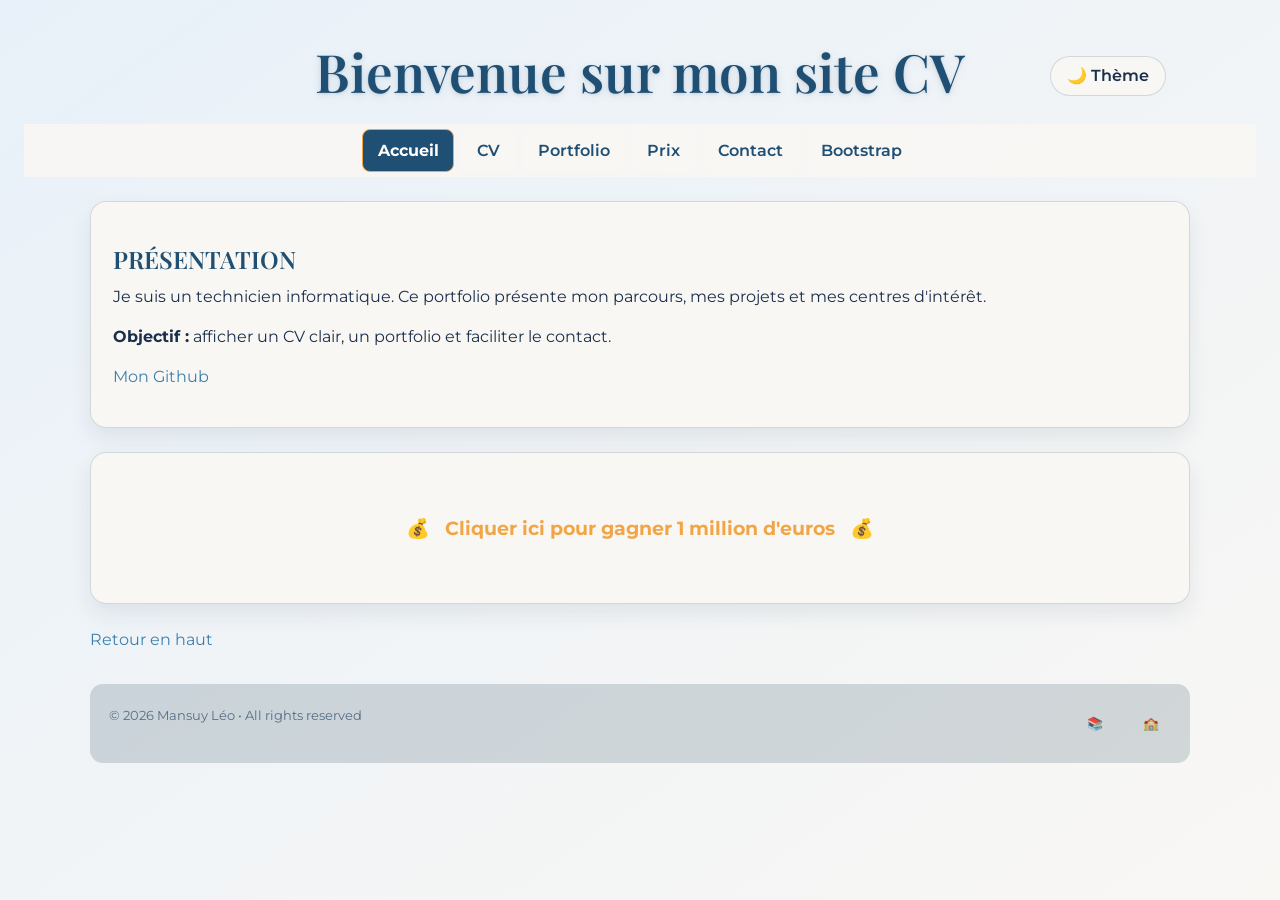
<file: index.html>
<!DOCTYPE html>
<html lang="fr">
<head>
  <meta charset="UTF-8">
  <meta name="viewport" content="width=device-width, initial-scale=1.0">
  <title>Accueil | CV Portfolio</title>
  <link rel="icon" href="img/favicon.jpg" type="image/jpeg">
  <link rel="stylesheet" href="css/reset.css">
  <link rel="stylesheet" href="css/style.css">
</head>
<body id="top">
  <!-- Page d'accueil du site CV/portfolio -->
  <header>
    <button id="theme-toggle" aria-label="Changer de thème">🌙 Thème</button>
    <h1>Bienvenue sur mon site CV</h1>
  </header>

  <nav id="site-nav" aria-label="Navigation principale"></nav>

  <main>
    <section>
      <h2>Présentation</h2>
      <p>Je suis un technicien informatique. Ce portfolio présente mon parcours, mes projets et  mes centres d'intérêt.</p>
      <p><strong>Objectif :</strong> afficher un CV clair, un portfolio et faciliter le contact.</p>
      <p><a href="https://github.com/MansuyLeo">Mon Github</a></p>
    </section>

    <!-- Pour la petite blague rickroll -->
    <section>
      <p id="million-blague" class="money-blague">
        <span class="money-emoji">💰</span>
        Cliquer ici pour gagner 1 million d'euros
        <span class="money-emoji">💰</span>
      </p>
      <div id="rickroll-container" class="hidden"></div>
    </section>
    
    <p><a href="#top" class="jump">Retour en haut</a></p>
  </main>

  <footer id="site-footer"></footer>
  <script src="include.js"></script>
</body>
</html>
</file>
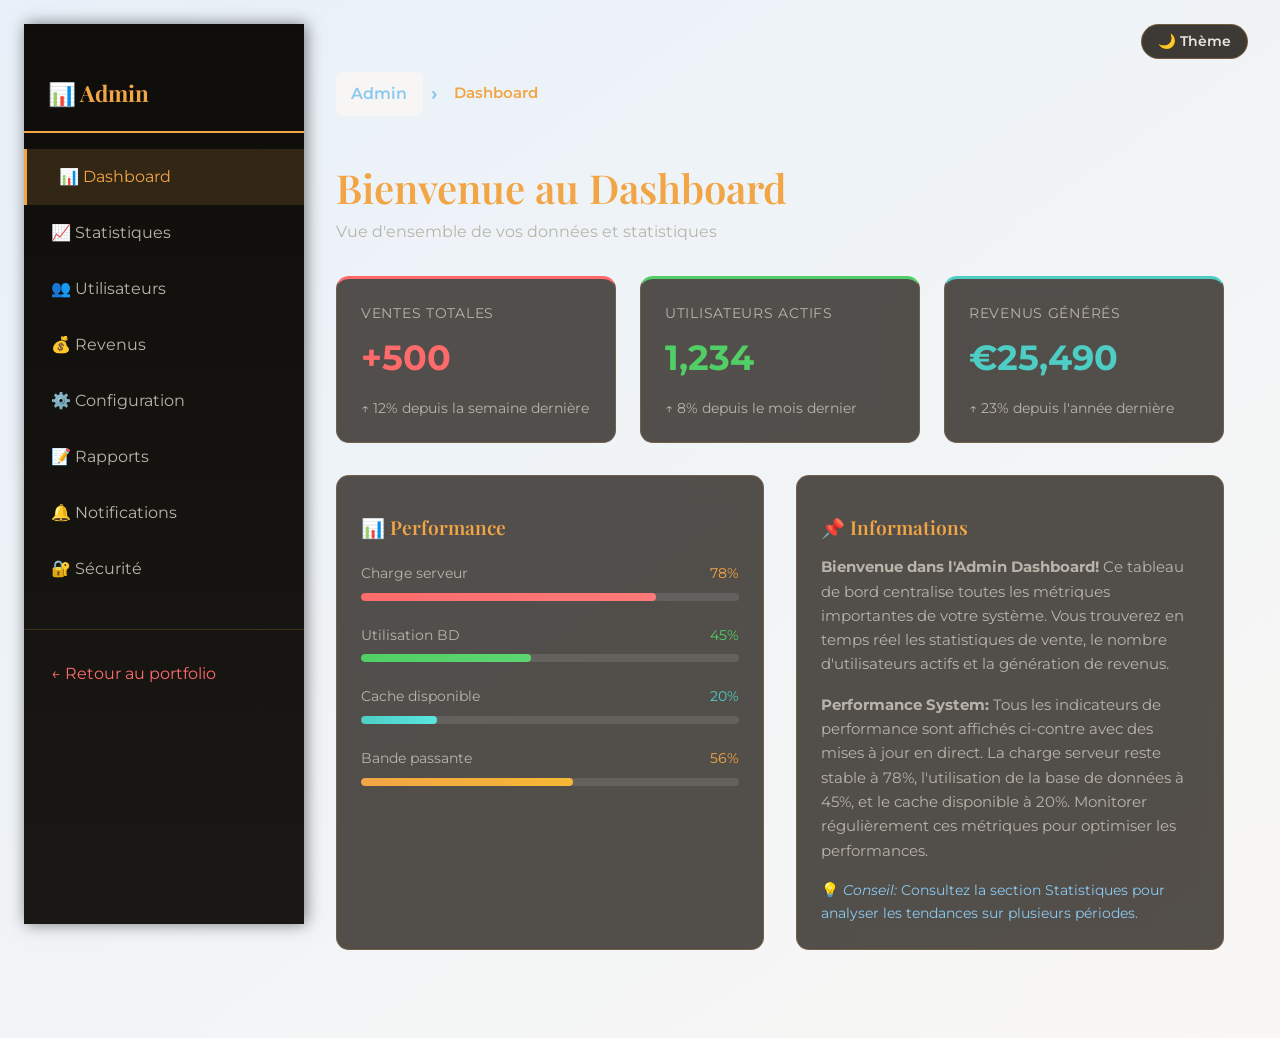
<file: bootstrap.html>
<!DOCTYPE html>
<html lang="fr">
<head>
  <meta charset="UTF-8">
  <meta name="viewport" content="width=device-width, initial-scale=1.0">
  <title>Admin Dashboard | CV Portfolio</title>
  <link rel="icon" href="img/favicon.jpg" type="image/jpeg">
  <link rel="stylesheet" href="https://cdn.jsdelivr.net/npm/bootstrap@5.3.0/dist/css/bootstrap.min.css">
  <link rel="stylesheet" href="css/reset.css">
  <link rel="stylesheet" href="css/style.css">
  <style>
    * {
      --dashboard-dark: #1a1815;
      --dashboard-darker: #0f0d0a;
      --dashboard-accent: #f2a545;
      --sidebar-width: 280px;
    }

    body.dashboard-mode {
      display: flex;
      min-height: 100vh;
      background: linear-gradient(145deg, #1a1815, #2a2520);
    }

    .dashboard-sidebar {
      width: var(--sidebar-width);
      background: linear-gradient(180deg, var(--dashboard-darker) 0%, var(--dashboard-dark) 100%);
      color: #e8e6e1;
      padding: 2rem 0;
      position: fixed;
      height: 100vh;
      overflow-y: auto;
      box-shadow: 2px 0 15px rgba(0, 0, 0, 0.5);
      z-index: 90;
    }

    .dashboard-sidebar h3 {
      color: var(--dashboard-accent);
      font-size: 1.4rem;
      padding: 1.5rem;
      margin: 0;
      font-weight: 700;
      font-family: 'Playfair Display', serif;
      border-bottom: 2px solid var(--dashboard-accent);
    }

    .sidebar-menu {
      list-style: none;
      padding: 0;
      margin: 1rem 0;
    }

    .sidebar-menu li {
      margin: 0;
    }

    .sidebar-menu a {
      display: block;
      padding: 1rem 1.5rem;
      color: #b8b4aa;
      text-decoration: none;
      transition: all 0.3s ease;
      border-left: 3px solid transparent;
    }

    .sidebar-menu a:hover,
    .sidebar-menu a.active {
      background-color: rgba(242, 165, 69, 0.15);
      color: var(--dashboard-accent);
      border-left-color: var(--dashboard-accent);
      padding-left: 2rem;
    }

    .dashboard-main {
      margin-left: var(--sidebar-width);
      flex: 1;
      padding: 2rem;
      overflow-y: auto;
    }

    .breadcrumb-custom {
      background: transparent;
      padding: 1rem 0;
      margin-bottom: 2rem;
      font-size: 0.95rem;
    }

    .breadcrumb-custom .breadcrumb {
      display: flex;
      align-items: center;
      gap: 0.5rem;
      flex-wrap: wrap;
      margin-bottom: 0;
    }

    .breadcrumb-custom .breadcrumb-item {
      color: #b8b4aa;
      display: flex;
      align-items: center;
      padding: 0;
      margin: 0;
    }

    .breadcrumb-custom .breadcrumb-item::before {
      content: "›";
      margin-right: 0.5rem;
      color: #8bc9f0;
      font-weight: bold;
      font-size: 1.2rem;
    }

    .breadcrumb-custom .breadcrumb-item:first-child::before {
      content: "";
      margin-right: 0;
    }

    .breadcrumb-custom .breadcrumb-item.active {
      color: var(--dashboard-accent);
      font-weight: 600;
    }

    .breadcrumb-custom a {
      color: #8bc9f0;
      text-decoration: none;
      transition: all 0.3s ease;
      display: inline-block;
    }

    .breadcrumb-custom a:hover {
      color: var(--dashboard-accent);
      text-decoration: underline;
    }

    .dashboard-cards {
      display: grid;
      grid-template-columns: repeat(auto-fit, minmax(280px, 1fr));
      gap: 1.5rem;
      margin-bottom: 2rem;
    }

    .metric-card {
      background: rgba(42, 37, 32, 0.8);
      border: 1px solid rgba(242, 165, 69, 0.2);
      border-radius: 0.8rem;
      padding: 1.5rem;
      transition: all 0.3s ease;
      backdrop-filter: blur(10px);
    }

    .metric-card:hover {
      transform: translateY(-5px);
      box-shadow: 0 10px 30px rgba(242, 165, 69, 0.15);
      border-color: rgba(242, 165, 69, 0.5);
    }

    .metric-card.red {
      border-top: 3px solid #ff6b6b;
    }

    .metric-card.green {
      border-top: 3px solid #51cf66;
    }

    .metric-card.blue {
      border-top: 3px solid #4ecdc4;
    }

    .metric-label {
      font-size: 0.9rem;
      color: #b8b4aa;
      text-transform: uppercase;
      letter-spacing: 0.05em;
      margin-bottom: 0.5rem;
    }

    .metric-value {
      font-size: 2.2rem;
      font-weight: 700;
      font-family: 'Montserrat', sans-serif;
      margin-bottom: 0.8rem;
    }

    .metric-card.red .metric-value {
      color: #ff6b6b;
    }

    .metric-card.green .metric-value {
      color: #51cf66;
    }

    .metric-card.blue .metric-value {
      color: #4ecdc4;
    }

    .metric-change {
      font-size: 0.85rem;
      color: #b8b4aa;
    }

    .metrics-container {
      display: grid;
      grid-template-columns: 1fr 1fr;
      gap: 2rem;
      margin-bottom: 2rem;
    }

    .progress-section {
      background: rgba(42, 37, 32, 0.8);
      border: 1px solid rgba(242, 165, 69, 0.2);
      border-radius: 0.8rem;
      padding: 1.5rem;
      backdrop-filter: blur(10px);
    }

    .progress-section h4 {
      color: var(--dashboard-accent);
      margin-bottom: 1.5rem;
      font-size: 1.2rem;
      font-weight: 600;
    }

    .progress-item {
      margin-bottom: 1.5rem;
    }

    .progress-label {
      display: flex;
      justify-content: space-between;
      margin-bottom: 0.5rem;
      font-size: 0.9rem;
      color: #b8b4aa;
    }

    .progress-bar-container {
      height: 8px;
      background: rgba(255, 255, 255, 0.1);
      border-radius: 10px;
      overflow: hidden;
      position: relative;
    }

    .progress-bar-animated {
      height: 100%;
      background: linear-gradient(90deg, var(--start-color), var(--end-color));
      border-radius: 10px;
      animation: slideProgress 2s ease-in-out infinite;
      background-size: 200% 100%;
    }

    @keyframes slideProgress {
      0%, 100% {
        background-position: 0% 0%;
      }
      50% {
        background-position: 100% 0%;
      }
    }

    .lorem-section {
      background: rgba(42, 37, 32, 0.8);
      border: 1px solid rgba(242, 165, 69, 0.2);
      border-radius: 0.8rem;
      padding: 1.5rem;
      backdrop-filter: blur(10px);
      height: 100%;
    }

    .lorem-section h4 {
      color: var(--dashboard-accent);
      margin-bottom: 1rem;
      font-size: 1.2rem;
      font-weight: 600;
    }

    .lorem-section p {
      color: #b8b4aa;
      font-size: 0.95rem;
      line-height: 1.6;
      margin: 0;
    }

    @media (max-width: 768px) {
      .dashboard-sidebar {
        transform: translateX(-100%);
        transition: transform 0.3s ease;
        width: 100%;
        max-width: var(--sidebar-width);
      }

      .dashboard-sidebar.active {
        transform: translateX(0);
      }

      .dashboard-main {
        margin-left: 0;
        padding: 1rem;
      }

      .metrics-container {
        grid-template-columns: 1fr;
      }

      .dashboard-cards {
        grid-template-columns: 1fr;
      }

      .breadcrumb-custom {
        padding: 0.5rem 0;
        margin-bottom: 1rem;
        font-size: 0.85rem;
      }
    }

    .sidebar-toggle {
      display: none;
      position: fixed;
      bottom: 2rem;
      right: 2rem;
      z-index: 100;
      background: var(--dashboard-accent);
      border: none;
      border-radius: 50%;
      width: 50px;
      height: 50px;
      cursor: pointer;
      font-size: 1.5rem;
      transition: all 0.3s ease;
    }

    .sidebar-toggle:hover {
      transform: scale(1.1);
      box-shadow: 0 5px 15px rgba(242, 165, 69, 0.3);
    }

    #theme-toggle {
      position: fixed;
      top: 1.5rem;
      right: 2rem;
      padding: 0.5rem 1rem;
      border: 1px solid rgba(242, 165, 69, 0.3);
      border-radius: 99px;
      background: rgba(42, 37, 32, 0.9);
      color: #e8e6e1;
      font-weight: 600;
      cursor: pointer;
      transition: all 0.3s ease;
      z-index: 105;
      font-size: 0.9rem;
      white-space: nowrap;
    }

    #theme-toggle:hover {
      background: var(--dashboard-accent);
      color: var(--dashboard-darker);
      transform: rotate(20deg) scale(1.05);
      box-shadow: 0 4px 12px rgba(242, 165, 69, 0.4);
    }

    @media (max-width: 768px) {
      #theme-toggle {
        top: 1rem;
        right: 1rem;
        padding: 0.4rem 0.8rem;
        font-size: 0.8rem;
      }
    }

    @media (max-width: 768px) {
      .sidebar-toggle {
        display: flex;
        align-items: center;
        justify-content: center;
      }
    }
  </style>
</head>
<body>
  <button id="theme-toggle" aria-label="Changer de thème">🌙 Thème</button>
  
  <div class="dashboard-mode">
    <!-- Sidebar -->
    <aside class="dashboard-sidebar">
      <h3>📊 Admin</h3>
      <ul class="sidebar-menu">
        <li><a href="#" class="active">📊 Dashboard</a></li>
        <li><a href="#">📈 Statistiques</a></li>
        <li><a href="#">👥 Utilisateurs</a></li>
        <li><a href="#">💰 Revenus</a></li>
        <li><a href="#">⚙️ Configuration</a></li>
        <li><a href="#">📝 Rapports</a></li>
        <li><a href="#">🔔 Notifications</a></li>
        <li><a href="#">🔐 Sécurité</a></li>
        <li style="border-top: 1px solid rgba(242, 165, 69, 0.2); margin-top: 2rem; padding-top: 1rem;">
          <a href="index.html" style="color: #ff6b6b;">← Retour au portfolio</a>
        </li>
      </ul>
    </aside>

    <!-- Main Content -->
    <main class="dashboard-main">
      <!-- Breadcrumb -->
      <nav class="breadcrumb-custom">
        <ol class="breadcrumb" style="background: transparent; margin-bottom: 0;">
          <li class="breadcrumb-item"><a href="#">Admin</a></li>
          <li class="breadcrumb-item active">Dashboard</li>
        </ol>
      </nav>

      <!-- Page Title -->
      <div style="margin-bottom: 2rem;">
        <h1 style="color: var(--dashboard-accent); font-family: 'Playfair Display', serif; font-size: 2.5rem; margin-bottom: 0.5rem;">
          Bienvenue au Dashboard
        </h1>
        <p style="color: #b8b4aa; margin: 0;">Vue d'ensemble de vos données et statistiques</p>
      </div>

      <!-- Metric Cards -->
      <div class="dashboard-cards">
        <div class="metric-card red">
          <div class="metric-label">Ventes totales</div>
          <div class="metric-value">+500</div>
          <div class="metric-change">↑ 12% depuis la semaine dernière</div>
        </div>

        <div class="metric-card green">
          <div class="metric-label">Utilisateurs actifs</div>
          <div class="metric-value">1,234</div>
          <div class="metric-change">↑ 8% depuis le mois dernier</div>
        </div>

        <div class="metric-card blue">
          <div class="metric-label">Revenus générés</div>
          <div class="metric-value">€25,490</div>
          <div class="metric-change">↑ 23% depuis l'année dernière</div>
        </div>
      </div>

      <!-- Progress Bars + Lorem Section -->
      <div class="metrics-container">
        <div class="progress-section">
          <h4>📊 Performance</h4>

          <div class="progress-item">
            <div class="progress-label">
              <span>Charge serveur</span>
              <span style="color: var(--dashboard-accent);">78%</span>
            </div>
            <div class="progress-bar-container">
              <div class="progress-bar-animated" style="width: 78%; --start-color: #ff6b6b; --end-color: #ff8787;"></div>
            </div>
          </div>

          <div class="progress-item">
            <div class="progress-label">
              <span>Utilisation BD</span>
              <span style="color: #51cf66;">45%</span>
            </div>
            <div class="progress-bar-container">
              <div class="progress-bar-animated" style="width: 45%; --start-color: #51cf66; --end-color: #69db7c;"></div>
            </div>
          </div>

          <div class="progress-item">
            <div class="progress-label">
              <span>Cache disponible</span>
              <span style="color: #4ecdc4;">20%</span>
            </div>
            <div class="progress-bar-container">
              <div class="progress-bar-animated" style="width: 20%; --start-color: #4ecdc4; --end-color: #66ffff;"></div>
            </div>
          </div>

          <div class="progress-item">
            <div class="progress-label">
              <span>Bande passante</span>
              <span style="color: #f2a545;">56%</span>
            </div>
            <div class="progress-bar-container">
              <div class="progress-bar-animated" style="width: 56%; --start-color: #f2a545; --end-color: #f9ca24;"></div>
            </div>
          </div>
        </div>

        <div class="lorem-section">
          <h4>📌 Informations</h4>
          <p>
            <strong>Bienvenue dans l'Admin Dashboard!</strong> Ce tableau de bord centralise toutes les métriques importantes de votre système. 
            Vous trouverez en temps réel les statistiques de vente, le nombre d'utilisateurs actifs et la génération de revenus.
          </p>
          <p style="margin-top: 1rem;">
            <strong>Performance System:</strong> Tous les indicateurs de performance sont affichés ci-contre avec des mises à jour en direct. 
            La charge serveur reste stable à 78%, l'utilisation de la base de données à 45%, et le cache disponible à 20%.
            Monitorer régulièrement ces métriques pour optimiser les performances.
          </p>
          <p style="margin-top: 1rem; font-size: 0.9rem; color: #8bc9f0;">
            💡 <em>Conseil:</em> Consultez la section Statistiques pour analyser les tendances sur plusieurs périodes.
          </p>
        </div>
      </div>
    </main>

    <!-- Mobile Sidebar Toggle -->
    <button class="sidebar-toggle" aria-label="Toggle sidebar" onclick="document.querySelector('.dashboard-sidebar').classList.toggle('active')">
      ☰
    </button>
  </div>

  <script src="https://cdn.jsdelivr.net/npm/bootstrap@5.3.0/dist/js/bootstrap.bundle.min.js"></script>
  <script src="include.js"></script>
</body>
</html>
</file>
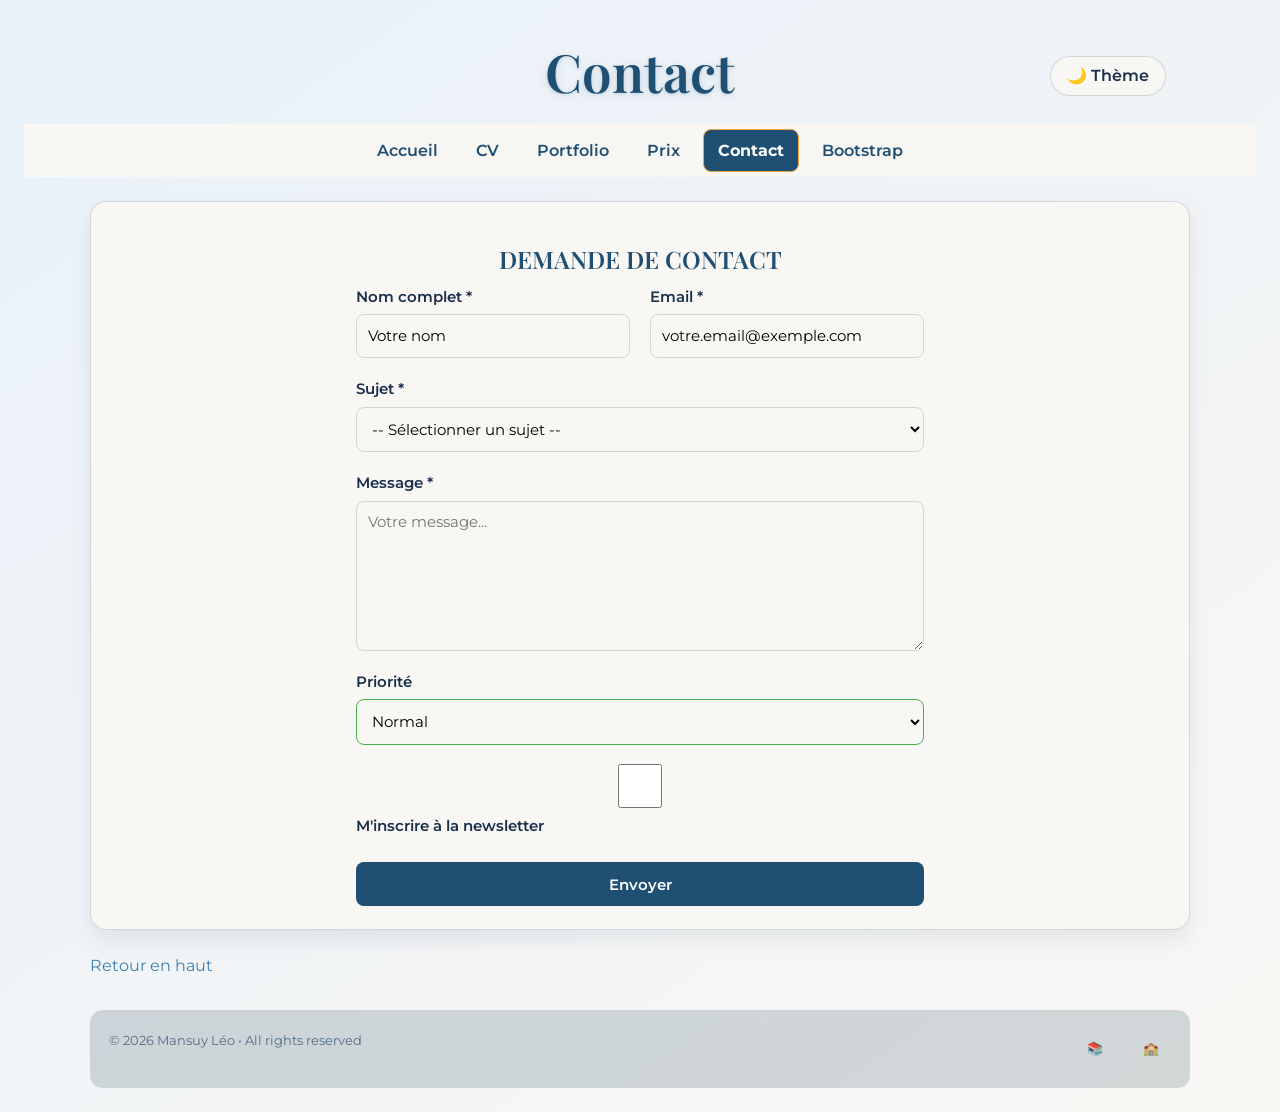
<file: contact.html>
<!DOCTYPE html>
<html lang="fr">
<head>
  <meta charset="UTF-8">
  <meta name="viewport" content="width=device-width, initial-scale=1.0">
  <title>Contact | CV Portfolio</title>
  <link rel="icon" href="img/favicon.jpg" type="image/jpeg">
  <link rel="stylesheet" href="css/reset.css">
  <link rel="stylesheet" href="css/style.css">
</head>
<body id="top">
  <!-- Page contact du site CV/portfolio -->
  <header>
    <button id="theme-toggle" aria-label="Changer de thème">🌙 Thème</button>
    <h1>Contact</h1>
  </header>

  <nav id="site-nav" aria-label="Navigation principale"></nav>

  <main>
    <section>
      <h2 class="text-center">Demande de contact</h2>
      <form class="contact-form">
        <div class="form-group">
          <label for="name">Nom complet *</label>
          <input type="text" id="name" name="name" required placeholder="Votre nom">
        </div>

        <div class="form-group">
          <label for="email">Email *</label>
          <input type="email" id="email" name="email" required placeholder="votre.email@exemple.com">
        </div>

        <div class="form-group full-width">
          <label for="subject">Sujet *</label>
          <select id="subject" name="subject" required>
            <option value="">-- Sélectionner un sujet --</option>
            <option value="question">Question général</option>
            <option value="collaboration">Collaboration</option>
            <option value="feedback">Feedback</option>
            <option value="autre">Autre</option>
          </select>
        </div>

        <div class="form-group full-width">
          <label for="message">Message *</label>
          <textarea id="message" name="message" required placeholder="Votre message..."></textarea>
        </div>

        <div class="form-group full-width">
          <label for="priority">Priorité</label>
          <select id="priority" name="priority">
            <option value="normal" selected>Normal</option>
            <option value="urgent">Urgent</option>
            <option value="faible">Faible</option>
          </select>
        </div>

        <div class="form-group full-width">
          <label>
            <input type="checkbox" name="newsletter" id="newsletter">
            M'inscrire à la newsletter
          </label>
        </div>

        <button type="submit">Envoyer</button>
      </form>
    </section>
    <p><a href="#top" class="jump">Retour en haut</a></p>
  </main>

  <footer id="site-footer"></footer>
  <script src="include.js"></script>
</body>
</html>
</file>
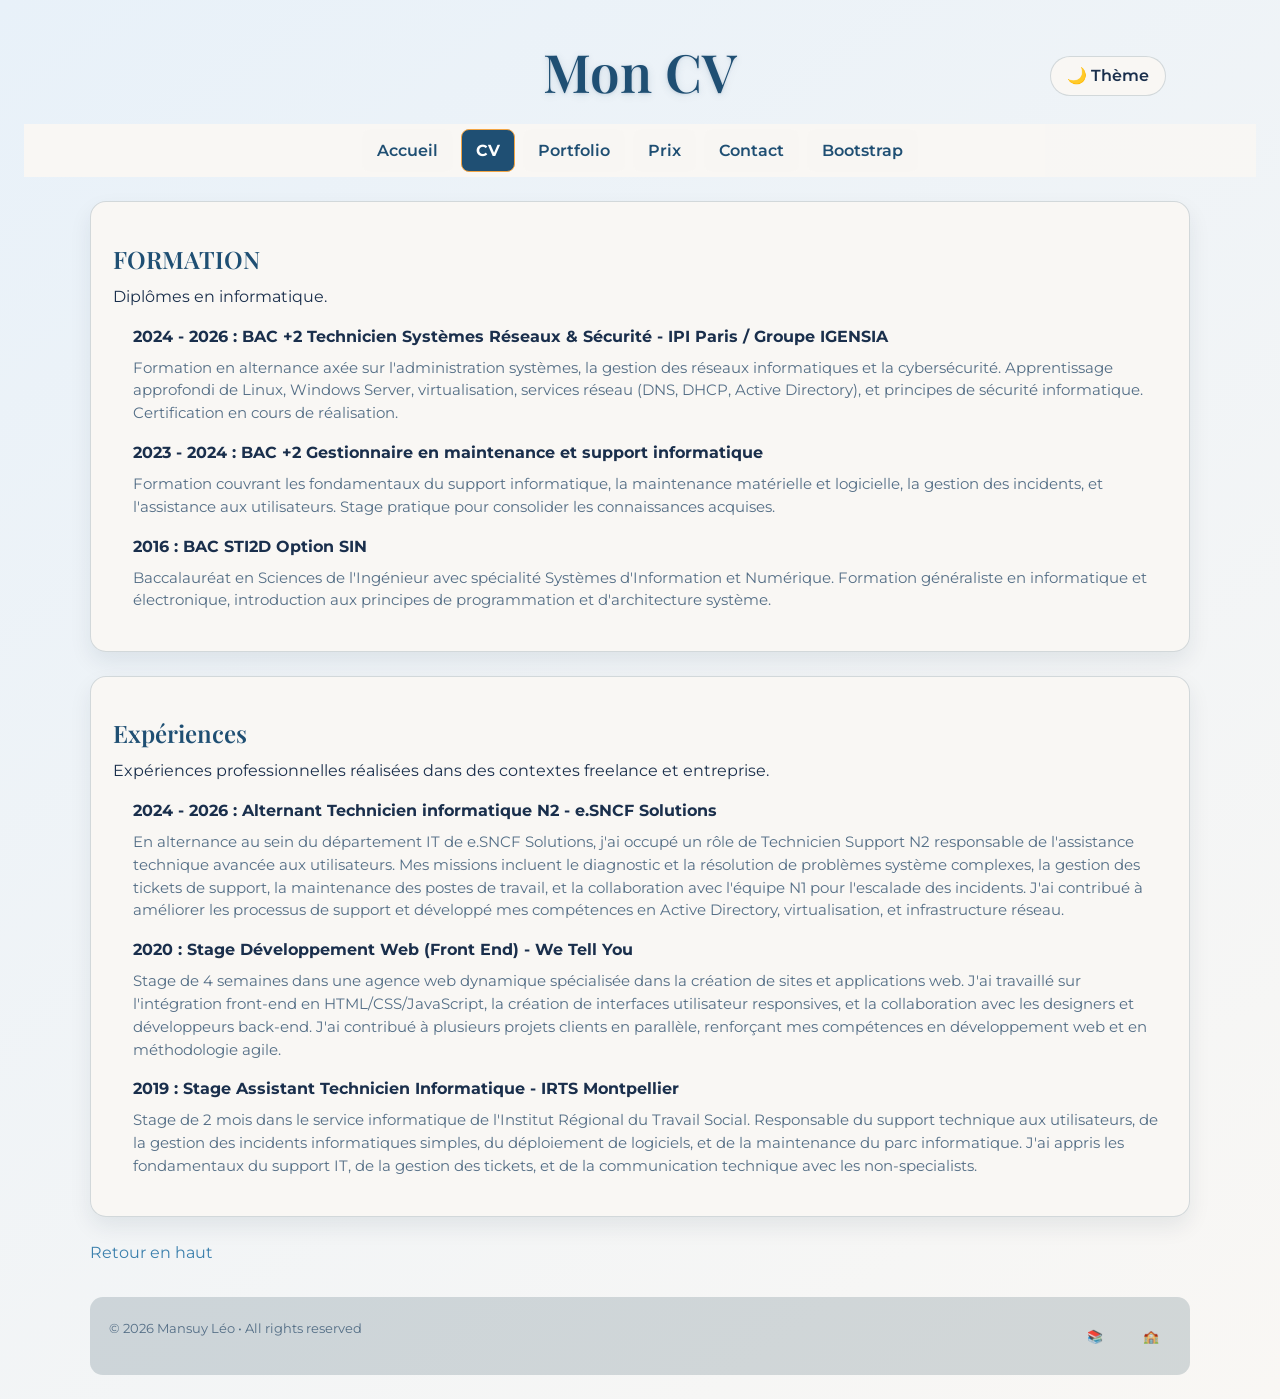
<file: cv.html>
<!DOCTYPE html>
<html lang="fr">
<head>
  <meta charset="UTF-8">
  <meta name="viewport" content="width=device-width, initial-scale=1.0">
  <title>CV | CV Portfolio</title>
  <link rel="icon" href="img/favicon.jpg" type="image/jpeg">
  <link rel="stylesheet" href="css/reset.css">
  <link rel="stylesheet" href="css/style.css">
</head>
<body id="top">
  <!-- Page CV du site CV/portfolio -->
  <header>
    <button id="theme-toggle" aria-label="Changer de thème">🌙 Thème</button>
    <h1>Mon CV</h1>
  </header>

  <nav id="site-nav" aria-label="Navigation principale"></nav>

  <main>
    <section>
      <h2>Formation</h2>
      <p>Diplômes en informatique.</p>
      <ul>
        <li>
          <strong>2024 - 2026 : BAC +2 Technicien Systèmes Réseaux & Sécurité - IPI Paris / Groupe IGENSIA</strong>
          <p class="mt-sm text-muted fs-sm">
            Formation en alternance axée sur l'administration systèmes, la gestion des réseaux informatiques et la cybersécurité.
            Apprentissage approfondi de Linux, Windows Server, virtualisation, services réseau (DNS, DHCP, Active Directory), 
            et principes de sécurité informatique. Certification en cours de réalisation.
          </p>
        </li>
        <li>
          <strong>2023 - 2024 : BAC +2 Gestionnaire en maintenance et support informatique</strong>
          <p class="mt-sm text-muted fs-sm">
            Formation couvrant les fondamentaux du support informatique, la maintenance matérielle et logicielle, 
            la gestion des incidents, et l'assistance aux utilisateurs. Stage pratique pour consolider les connaissances acquises.
          </p>
        </li>
        <li>
          <strong>2016 : BAC STI2D Option SIN</strong>
          <p class="mt-sm text-muted fs-sm">
            Baccalauréat en Sciences de l'Ingénieur avec spécialité Systèmes d'Information et Numérique. 
            Formation généraliste en informatique et électronique, introduction aux principes de programmation et d'architecture système.
          </p>
        </li>
      </ul>
    </section>

    <section class="experiences">
      <h2>Expériences</h2>
      <p>Expériences professionnelles réalisées dans des contextes freelance et entreprise.</p>
      <ul>
        <li>
          <strong>2024 - 2026 : Alternant Technicien informatique N2 - e.SNCF Solutions</strong>
          <p class="mt-sm text-muted fs-sm">
            En alternance au sein du département IT de e.SNCF Solutions, j'ai occupé un rôle de Technicien Support N2 responsable de l'assistance technique avancée aux utilisateurs. 
            Mes missions incluent le diagnostic et la résolution de problèmes système complexes, la gestion des tickets de support, la maintenance des postes de travail, 
            et la collaboration avec l'équipe N1 pour l'escalade des incidents. J'ai contribué à améliorer les processus de support et développé mes compétences en Active Directory, 
            virtualisation, et infrastructure réseau.
          </p>
        </li>
        <li>
          <strong>2020 : Stage Développement Web (Front End) - We Tell You</strong>
          <p class="mt-sm text-muted fs-sm">
            Stage de 4 semaines dans une agence web dynamique spécialisée dans la création de sites et applications web. 
            J'ai travaillé sur l'intégration front-end en HTML/CSS/JavaScript, la création de interfaces utilisateur responsives, 
            et la collaboration avec les designers et développeurs back-end. J'ai contribué à plusieurs projets clients en parallèle, 
            renforçant mes compétences en développement web et en méthodologie agile.
          </p>
        </li>
        <li>
          <strong>2019 : Stage Assistant Technicien Informatique - IRTS Montpellier</strong>
          <p class="mt-sm text-muted fs-sm">
            Stage de 2 mois dans le service informatique de l'Institut Régional du Travail Social. 
            Responsable du support technique aux utilisateurs, de la gestion des incidents informatiques simples, 
            du déploiement de logiciels, et de la maintenance du parc informatique. 
            J'ai appris les fondamentaux du support IT, de la gestion des tickets, et de la communication technique avec les non-specialists.
          </p>
        </li>
      </ul>
    </section>
    <p><a href="#top" class="jump">Retour en haut</a></p>
  </main>

  <footer id="site-footer"></footer>
  <script src="include.js"></script>
</body>
</html>
</file>
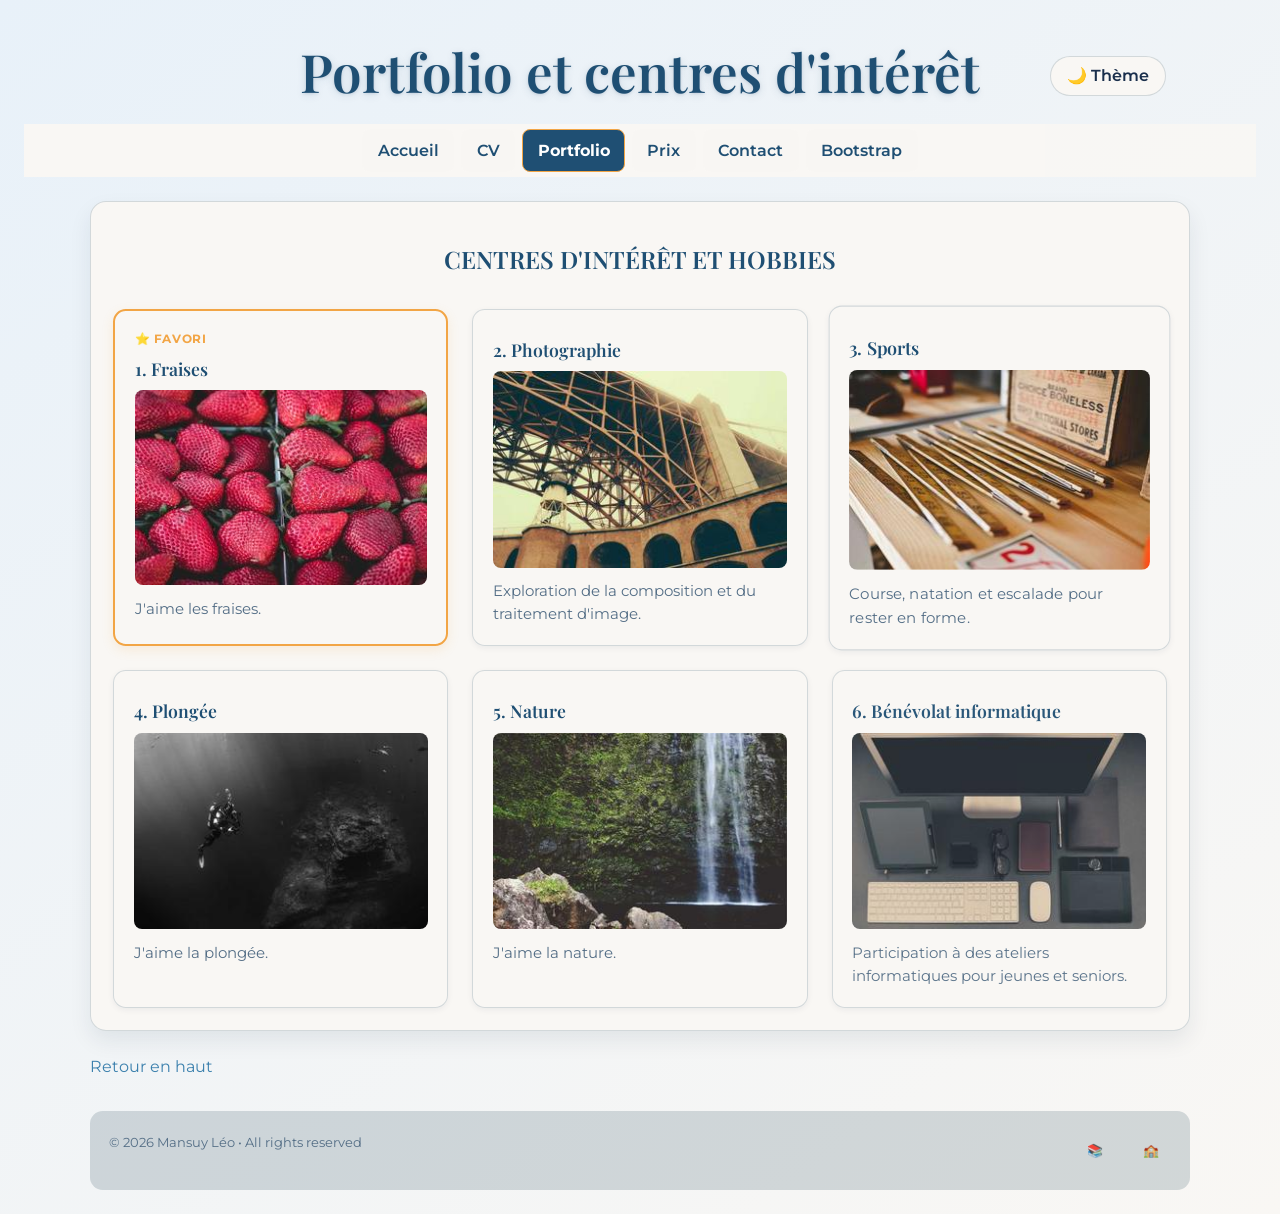
<file: portfolio.html>
<!DOCTYPE html>
<html lang="fr">
<head>
  <meta charset="UTF-8">
  <meta name="viewport" content="width=device-width, initial-scale=1.0">
  <title>Portfolio | CV Portfolio</title>
  <link rel="icon" href="img/favicon.jpg" type="image/jpeg">
  <link rel="stylesheet" href="css/reset.css">
  <link rel="stylesheet" href="css/style.css">
</head>
<body id="top">
  <!-- Page portfolio/hobbies du site CV/portfolio -->
  <header>
    <button id="theme-toggle" aria-label="Changer de thème">🌙 Thème</button>
    <h1>Portfolio et centres d'intérêt</h1>
  </header>

  <nav id="site-nav" aria-label="Navigation principale"></nav>

  <main>
    <section id="hobbies" class="portfolio-section">
      <h2>Centres d'intérêt et hobbies</h2>

      <article class="hobby-box">
        <span class="favorite-badge">⭐ Favori</span>
        <h3>1. Fraises</h3>
        <img src="img/1080-300x200.jpg" alt="Fraises">
        <p>J'aime les fraises.</p>
      </article>

      <article class="hobby-box">
        <h3>2. Photographie</h3>
        <img src="img/134-300x200.jpg" alt="Photographie">
        <p>Exploration de la composition et du traitement d'image.</p>
      </article>

      <article class="hobby-box">
        <h3>3. Sports</h3>
        <img src="img/533-300x200.jpg" alt="Sports">
        <p>Course, natation et escalade pour rester en forme.</p>
      </article>

      <article class="hobby-box">
        <h3>4. Plongée</h3>
        <img src="img/541-300x200.jpg" alt="Plongée">
        <p>J'aime la plongée.</p>
      </article>

      <article class="hobby-box">
        <h3>5. Nature</h3>
        <img src="img/573-300x200.jpg" alt="Nature">
        <p>J'aime la nature.</p>
      </article>

      <article class="hobby-box">
        <h3>6. Bénévolat informatique</h3>
        <img src="img/60-300x200.jpg" alt="Bénévolat informatique">
        <p>Participation à des ateliers informatiques pour jeunes et seniors.</p>
      </article>

    </section>

    <p><a href="#top" class="jump">Retour en haut</a></p>
  </main>

  <footer id="site-footer"></footer>
  <script src="include.js"></script>
</body>
</html>
</file>
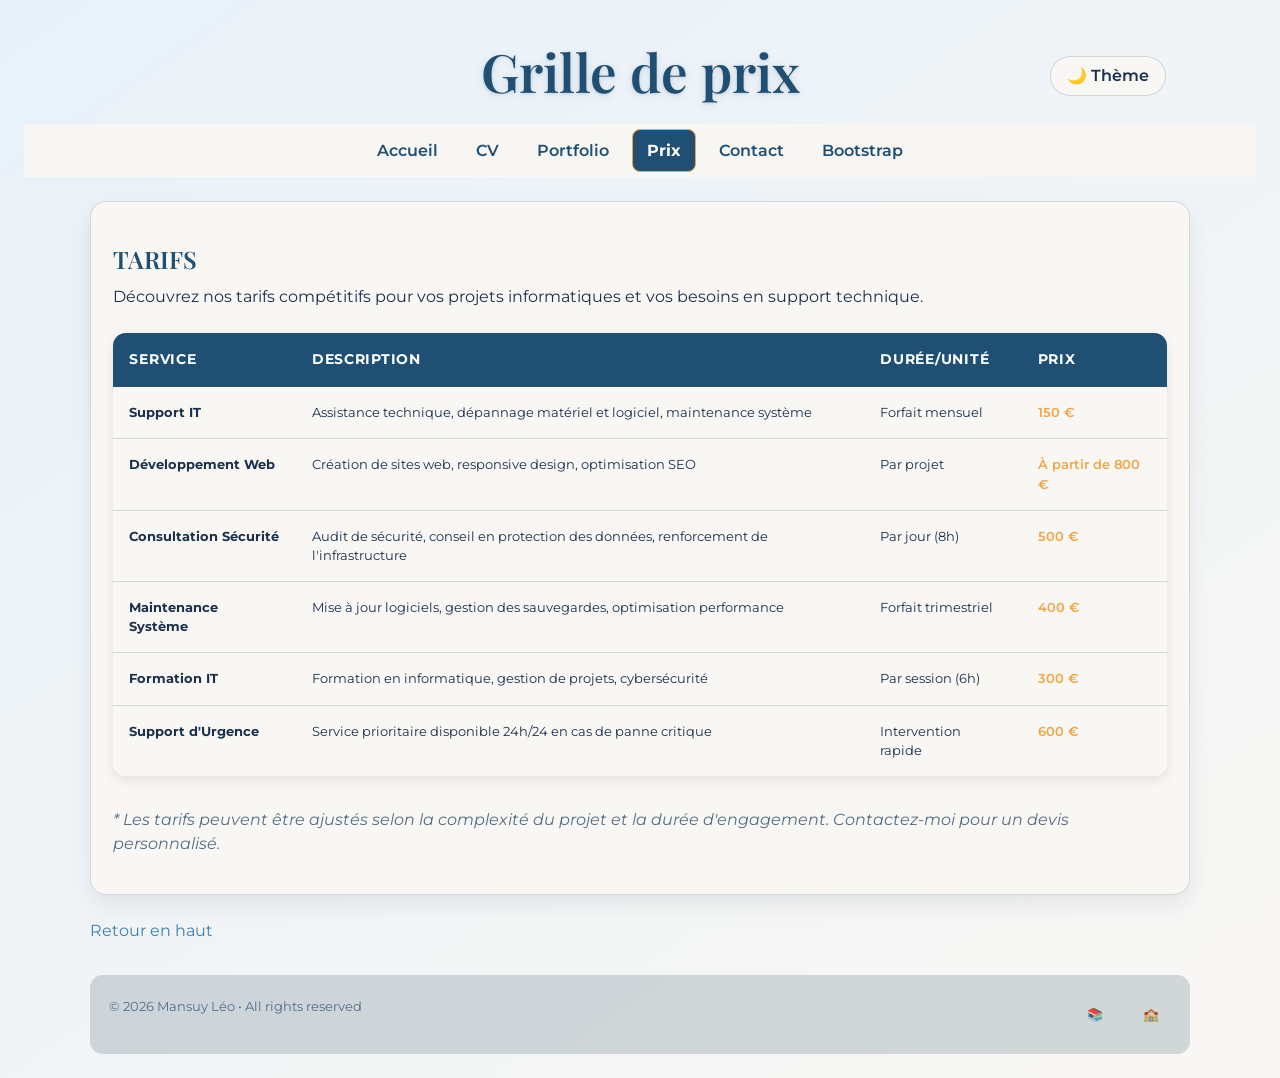
<file: price.html>
<!DOCTYPE html>
<html lang="fr">
<head>
  <meta charset="UTF-8">
  <meta name="viewport" content="width=device-width, initial-scale=1.0">
  <title>Prix | CV Portfolio</title>
  <link rel="icon" href="img/favicon.jpg" type="image/jpeg">
  <link rel="stylesheet" href="css/reset.css">
  <link rel="stylesheet" href="css/style.css">
</head>
<body id="top">
  <!-- Page grille de prix du site CV/portfolio -->
  <header>
    <button id="theme-toggle" aria-label="Changer de thème">🌙 Thème</button>
    <h1>Grille de prix</h1>
  </header>

  <nav id="site-nav" aria-label="Navigation principale"></nav>

  <main>
    <section>
      <h2>Tarifs</h2>
      <p>Découvrez nos tarifs compétitifs pour vos projets informatiques et vos besoins en support technique.</p>
      
      <div class="pricing-table">
        <table>
          <thead>
            <tr>
              <th>Service</th>
              <th>Description</th>
              <th>Durée/Unité</th>
              <th>Prix</th>
            </tr>
          </thead>
          <tbody>
            <tr>
              <td><strong>Support IT</strong></td>
              <td>Assistance technique, dépannage matériel et logiciel, maintenance système</td>
              <td>Forfait mensuel</td>
              <td>150 €</td>
            </tr>
            <tr>
              <td><strong>Développement Web</strong></td>
              <td>Création de sites web, responsive design, optimisation SEO</td>
              <td>Par projet</td>
              <td>À partir de 800 €</td>
            </tr>
            <tr>
              <td><strong>Consultation Sécurité</strong></td>
              <td>Audit de sécurité, conseil en protection des données, renforcement de l'infrastructure</td>
              <td>Par jour (8h)</td>
              <td>500 €</td>
            </tr>
            <tr>
              <td><strong>Maintenance Système</strong></td>
              <td>Mise à jour logiciels, gestion des sauvegardes, optimisation performance</td>
              <td>Forfait trimestriel</td>
              <td>400 €</td>
            </tr>
            <tr>
              <td><strong>Formation IT</strong></td>
              <td>Formation en informatique, gestion de projets, cybersécurité</td>
              <td>Par session (6h)</td>
              <td>300 €</td>
            </tr>
            <tr>
              <td><strong>Support d'Urgence</strong></td>
              <td>Service prioritaire disponible 24h/24 en cas de panne critique</td>
              <td>Intervention rapide</td>
              <td>600 €</td>
            </tr>
          </tbody>
        </table>
      </div>

      <p style="margin-top: 2rem; font-style: italic; color: var(--text-muted);">
        * Les tarifs peuvent être ajustés selon la complexité du projet et la durée d'engagement.
        Contactez-moi pour un devis personnalisé.
      </p>
    </section>
    <p><a href="#top" class="jump">Retour en haut</a></p>
  </main>

  <footer id="site-footer"></footer>
  <script src="include.js"></script>
</body>
</html>
</file>
<file: css/style.css>
﻿@keyframes pulse {
  0%, 100% { opacity: 1; }
  50% { opacity: 0.7; }
}

@keyframes slideInDown {
  from {
    opacity: 0;
    transform: translateY(-20px);
  }
  to {
    opacity: 1;
    transform: translateY(0);
  }
}

@keyframes scaleInUp {
  from {
    opacity: 0;
    transform: scale(0.9) translateY(20px);
  }
  to {
    opacity: 1;
    transform: scale(1) translateY(0);
  }
}

@keyframes shimmer {
  0%, 100% { text-shadow: 0 0 10px rgba(242, 165, 69, 0.5); }
  50% { text-shadow: 0 0 20px rgba(242, 165, 69, 0.8); }
}

@keyframes bounce {
  0%, 100% { transform: translateY(0); }
  50% { transform: translateY(-10px); }
}

@keyframes moneyRotate {
  0% { transform: rotate(0deg); }
  100% { transform: rotate(360deg); }
}

:root {
  --bg-from: #e8f1f9;
  --bg-to: #f9f7f4;
  --text-main: #1a2f4c;
  --text-muted: #546e86;
  --brand-primary: #1f4f73;
  --brand-secondary: #3b80ad;
  --brand-accent: #f2a545;
  --card-bg: rgba(249, 247, 244, 0.96);
  --border-soft: rgba(58, 89, 118, 0.2);
  --shadow-soft: 0 10px 22px rgba(19, 40, 62, 0.08);
  --white-warm: #f9f7f4;
  --black-warm: #2a2520;
  --transition-smooth: 0.3s cubic-bezier(0.4, 0, 0.2, 1);
}

body.dark-theme {
  --bg-from: #1a1815;
  --bg-to: #2a2520;
  --text-main: #e8e6e1;
  --text-muted: #b8b4aa;
  --brand-primary: #8bc9f0;
  --brand-secondary: #6db5e8;
  --brand-accent: #f2a545;
  --card-bg: rgba(42, 37, 32, 0.88);
  --border-soft: rgba(232, 230, 225, 0.1);
  --shadow-soft: 0 10px 22px rgba(0, 0, 0, 0.3);
  --footer-bg: rgba(50, 45, 40, 0.5);
}

* {
  box-sizing: border-box;
}

html {
  scroll-behavior: smooth;
}

body {
  margin: 0;
  padding: clamp(0.75rem, 2vw, 1.5rem);
  font-family: 'Montserrat', Arial, Helvetica, sans-serif;
  color: var(--text-main);
  background: linear-gradient(145deg, var(--bg-from), var(--bg-to));
  min-height: 100vh;
  transition: background 0.5s ease, color 0.5s ease;
  word-wrap: break-word;
  overflow-wrap: break-word;
}

main,
header,
section,
footer {
  max-width: 1100px;
  margin: 0 auto;
}

header h1 {
  font-family: 'Playfair Display', serif;
  font-size: clamp(1.8rem, 5vw, 3.3rem);
  color: var(--brand-primary);
  text-align: center;
  margin: 0.5rem 0 0.8rem;
  padding: 0;
  text-shadow: 0 1px 3px rgba(31, 70, 108, 0.15), 0 2px 10px rgba(31, 70, 108, 0.12);
  animation: slideInDown 0.6s ease-out;
  word-break: break-word;
}

#theme-toggle {
  position: absolute;
  top: clamp(0.75rem, 2vw, 1.5rem);
  right: clamp(0.75rem, 2vw, 1.5rem);
  padding: clamp(0.4rem, 1vw, 0.6rem) clamp(0.6rem, 1.5vw, 1rem);
  border: 1px solid var(--border-soft);
  border-radius: 99px;
  background: var(--card-bg);
  color: var(--text-main);
  font-weight: 600;
  cursor: pointer;
  transition: all var(--transition-smooth);
  z-index: 101;
  animation: slideInDown 0.6s ease-out 0.1s both;
  font-size: clamp(0.75rem, 1.5vw, 1rem);
  white-space: nowrap;
}

#theme-toggle:hover {
  background: var(--brand-secondary);
  color: #fff;
  transform: rotate(20deg) scale(1.05);
  box-shadow: 0 4px 12px rgba(59, 128, 173, 0.3);
}

header {
  position: relative;
}

h1, h2, h3, h4, h5, h6 {
  font-family: 'Playfair Display', serif;
  color: var(--brand-primary);
  margin: 1rem 0 0.5rem;
}

p {
  margin: 0 0 1rem;
}

a {
  color: var(--brand-secondary);
  text-decoration: none;
  transition: color var(--transition-smooth), text-shadow var(--transition-smooth);
}

a:hover,
a:focus {
  color: var(--brand-accent);
  text-shadow: 0 0 10px rgba(242, 165, 69, 0.3);
}

nav {
  margin-bottom: 1.4rem;
  position: sticky;
  top: 0;
  z-index: 100;
  background: var(--card-bg);
  transition: background var(--transition-smooth);
}

nav ul {
  display: flex;
  flex-wrap: wrap;
  justify-content: center;
  gap: clamp(0.3rem, 1vw, 0.45rem);
  list-style: none;
  padding: 0.3rem;
  margin: 0;
  width: 100%;
  box-sizing: border-box;
}

nav li {
  margin: 0;
}

nav a {
  display: inline-block;
  padding: clamp(0.35rem, 1vw, 0.55rem) clamp(0.6rem, 1.2vw, 0.9rem);
  border-radius: 0.5rem;
  background: var(--card-bg);
  border: 1px solid transparent;
  font-weight: 600;
  color: var(--brand-primary);
  white-space: nowrap;
  text-decoration: none;
  transition: background var(--transition-smooth), color var(--transition-smooth), transform var(--transition-smooth);
  font-size: clamp(0.8rem, 1.3vw, 1rem);
}

nav a:hover,
nav a:focus {
  background: var(--brand-secondary);
  color: #fff;
  transform: translateY(-2px);
}

nav a.active,
nav a[aria-current='page'] {
  background: var(--brand-primary);
  color: #fff;
  border-color: var(--brand-accent);
  font-weight: 700;
}

section {
  background: var(--card-bg);
  border-radius: 1rem;
  border: 1px solid var(--border-soft);
  box-shadow: var(--shadow-soft);
  padding: clamp(1rem, 3vw, 1.4rem);
  margin: clamp(1rem, 3vw, 1.5rem) 0;
  transition: background var(--transition-smooth), border-color var(--transition-smooth), box-shadow var(--transition-smooth);
  overflow-x: hidden;
}

.section-content {
  max-width: 960px;
  margin: 0 auto;
}

section ul {
  margin: 0.8rem 0;
  padding-left: 1.2rem;
}

section li {
  margin-bottom: 0.5rem;
  line-height: 1.5;
}

section:not(.experiences) > h2 {
  text-transform: uppercase;
}

article h3 + p {
  margin-top: 0.35rem;
}

.portfolio-section {
  display: flex;
  flex-wrap: wrap;
  justify-content: center;
  gap: 1.5rem;
}

.portfolio-section h2 {
  width: 100%;
  text-align: center;
}

.hobby-box {
  flex: 0 1 calc(33.333% - 1rem);
  padding: clamp(0.8rem, 2vw, 1.2rem);
  border: 1px solid var(--border-soft);
  border-radius: 0.8rem;
  background: var(--card-bg);
  box-shadow: 0 2px 6px rgba(19, 40, 62, 0.06);
  transition: box-shadow var(--transition-smooth), transform var(--transition-smooth), background var(--transition-smooth);
  animation: scaleInUp 0.5s ease-out;
  min-width: 0;
  overflow: hidden;
}

.hobby-box:nth-of-type(1) {
  animation-delay: 0s;
}

.hobby-box:nth-of-type(2) {
  animation-delay: 0.1s;
}

.hobby-box:nth-of-type(3) {
  animation-delay: 0.2s;
}

.hobby-box:nth-of-type(4) {
  animation-delay: 0.3s;
}

.hobby-box:nth-of-type(5) {
  animation-delay: 0.4s;
}

.hobby-box:nth-of-type(6) {
  animation-delay: 0.5s;
}

.hobby-box:hover {
  box-shadow: 0 6px 16px rgba(19, 40, 62, 0.12);
  transform: translateY(-2px) scale(1.01);
}

.hobby-box:first-of-type {
  border: 2px solid var(--brand-accent);
  box-shadow: 0 4px 12px rgba(242, 165, 69, 0.15);
}

.favorite-badge {
  display: block;
  font-size: 0.75rem;
  font-weight: 700;
  color: var(--brand-accent);
  margin-bottom: 0.5rem;
  text-transform: uppercase;
  letter-spacing: 0.05em;
}

.hobby-box:nth-of-type(3) {
  transform: scale(1.02);
}

.hobby-box:nth-of-type(3):hover {
  transform: translateY(-2px) scale(1.03);
}

.hobby-box:last-of-type {
  opacity: 0.95;
}

.hobby-box img {
  width: 100%;
  height: auto;
  display: block;
  object-fit: cover;
  border-radius: 0.5rem;
  margin-bottom: 0.8rem;
}

.hobby-box h3 {
  margin: 0.5rem 0;
  font-size: 1.1rem;
}

.hobby-box p {
  margin: 0;
  font-size: 0.95rem;
  color: var(--text-muted);
}

@media (max-width: 960px) {
  .hobby-box {
    flex: 0 1 calc(50% - 0.75rem);
  }
}

@media (max-width: 600px) {
  .hobby-box {
    flex: 0 1 100%;
  }
}

.portfolio-grid {
  display: grid;
  grid-template-columns: repeat(auto-fit, minmax(200px, 1fr));
  gap: clamp(0.75rem, 2vw, 1rem);
}

.portfolio-item {
  border: 1px solid var(--border-soft);
  border-radius: 0.75rem;
  overflow: hidden;
  background: var(--card-bg);
  box-shadow: 0 6px 14px rgba(19, 40, 62, 0.08);
  min-width: 0;
}

.portfolio-item img {
  width: 100%;
  height: auto;
  display: block;
  object-fit: cover;
}

.portfolio-item-content {
  padding: 0.9rem;
}

.banana {
  border: 2px dashed var(--brand-accent);
  background: rgba(242, 165, 69, 0.14);
  color: #704405;
  font-weight: 700;
}

.pixel {
  font-family: 'Courier New', Courier, monospace;
  letter-spacing: 0.08em;
  border: 1px solid rgba(20, 35, 56, 0.3);
}

.zen {
  font-style: italic;
  color: var(--text-muted);
}

.contact-form {
  display: grid;
  grid-template-columns: 1fr 1fr;
  gap: clamp(0.8rem, 2vw, 1.2rem);
  max-width: 600px;
  margin: 0 auto;
  width: 100%;
  box-sizing: border-box;
  padding: 0 clamp(0.5rem, 2vw, 1rem);
}

.contact-form .form-group {
  display: flex;
  flex-direction: column;
}

.contact-form .form-group.full-width {
  grid-column: 1 / -1;
}

.form-group label {
  font-weight: 600;
  margin-bottom: 0.4rem;
  color: var(--text-main);
  display: block;
  font-size: clamp(0.85rem, 1.2vw, 1rem);
}

.form-group input,
.form-group textarea,
.form-group select {
  padding: clamp(0.5rem, 1.5vw, 0.7rem);
  border: 1px solid var(--border-soft);
  border-radius: 0.5rem;
  font-family: 'Montserrat', Arial, Helvetica, sans-serif;
  font-size: clamp(0.9rem, 1.2vw, 1rem);
  transition: border-color var(--transition-smooth), box-shadow var(--transition-smooth), background var(--transition-smooth);
  width: 100%;
  box-sizing: border-box;
  min-height: 44px;
}

.form-group input:focus,
.form-group textarea:focus,
.form-group select:focus {
  outline: none;
  border-color: var(--brand-secondary);
  box-shadow: 0 0 0 3px rgba(59, 128, 173, 0.1);
}

.form-group textarea {
  resize: vertical;
  min-height: clamp(80px, 30vh, 150px);
}

.form-group input:valid,
.form-group textarea:valid,
.form-group select:valid {
  border-color: #4caf50;
}

input,
textarea,
select {
  font-family: 'Montserrat', Arial, Helvetica, sans-serif;
}

.contact-form button {
  grid-column: 1 / -1;
  padding: clamp(0.6rem, 1.5vw, 0.8rem) clamp(1rem, 2vw, 1.5rem);
  border: none;
  border-radius: 0.5rem;
  background-color: var(--brand-primary);
  color: #fff;
  font-weight: 600;
  cursor: pointer;
  transition: background-color var(--transition-smooth), transform var(--transition-smooth), box-shadow var(--transition-smooth);
  font-size: clamp(0.9rem, 1.2vw, 1rem);
  min-height: 44px;
}

.contact-form button:hover {
  background-color: var(--brand-secondary);
  transform: translateY(-2px);
  box-shadow: 0 6px 16px rgba(59, 128, 173, 0.3);
}

button {
  font-family: 'Montserrat', Arial, Helvetica, sans-serif;
}

footer {
  display: flex;
  justify-content: space-between;
  align-items: center;
  flex-wrap: wrap;
  gap: clamp(1rem, 2vw, 1.5rem);
  font-size: clamp(0.75em, 1vw, 0.88em);
  margin: clamp(1.5rem, 3vw, 2rem) auto 0;
  padding: clamp(0.8rem, 2vw, 1.2rem);
  background: rgba(38, 70, 83, 0.18);
  color: var(--text-muted);
  border-radius: 0.8rem;
  max-width: 1100px;
  transition: background var(--transition-smooth), color var(--transition-smooth);
  overflow-x: hidden;
}

body.dark-theme footer {
  background: var(--footer-bg);
}

footer .footer-left {
  flex: 1 1 auto;
  min-width: 200px;
}

footer .footer-right {
  display: flex;
  gap: 1rem;
  align-items: center;
  flex: 0 1 auto;
}

footer a {
  color: var(--brand-secondary);
  display: inline-flex;
  align-items: center;
  justify-content: center;
  width: 40px;
  height: 40px;
  border-radius: 50%;
  transition: background-color var(--transition-smooth), color var(--transition-smooth), transform var(--transition-smooth);
}

footer a:hover,
footer a:focus {
  background-color: var(--brand-secondary);
  color: #fff;
  transform: scale(1.15) rotateZ(360deg);
}

@media (max-width: 600px) {
  footer {
    flex-direction: column;
    text-align: center;
  }

  footer .footer-left {
    width: 100%;
  }

  footer .footer-right {
    width: 100%;
    justify-content: center;
  }
}

*::-webkit-scrollbar {
  width: 12px;
}
*::-webkit-scrollbar-track {
  background: rgba(229, 239, 248, 0.85);
  border-radius: 999px;
}
*::-webkit-scrollbar-thumb {
  background: rgba(62, 134, 181, 0.78);
  border-radius: 999px;
  border: 3px solid rgba(229, 239, 248, 0.8);
}
*::-webkit-scrollbar-thumb:hover {
  background: rgba(62, 134, 181, 1);
}

/* Blague million d'euros - Animations */
.money-blague {
  font-size: 1.2em;
  font-weight: 700;
  color: var(--brand-accent);
  cursor: pointer;
  text-align: center;
  margin: 2em 0;
  animation: shimmer 2s ease-in-out infinite, bounce 2s ease-in-out infinite;
  transition: all var(--transition-smooth);
}

.money-blague:hover {
  transform: scale(1.05);
  filter: brightness(1.2);
}

.money-emoji {
  display: inline-block;
  animation: moneyRotate 3s linear infinite;
  margin: 0 0.5em;
}

.hidden {
  display: none;
}

.visible {
  display: block;
}

#rickroll-container {
  text-align: center;
  margin-top: 2em;
}

.rickroll-video {
  border-radius: 1rem;
  box-shadow: 0 4px 16px rgba(0, 0, 0, 0.15);
  max-width: 100%;
  height: auto;
}

.rickroll-text {
  font-size: 1.1em;
  margin-top: 1em;
  color: var(--brand-accent);
}

.text-center {
  text-align: center;
}

.text-muted {
  color: var(--text-muted);
}

.fs-sm {
  font-size: 0.95em;
}

.line-height-tight {
  line-height: 1.6;
}

.mt-sm {
  margin-top: 0.5rem;
}

img {
  max-width: 100%;
  height: auto;
  display: block;
}

.pricing-table {
  width: 100%;
  border-collapse: collapse;
  margin: clamp(1rem, 2vw, 1.5rem) 0;
  border-radius: 0.8rem;
  overflow-x: auto;
  overflow-y: hidden;
  box-shadow: 0 4px 12px rgba(19, 40, 62, 0.1);
  background: var(--card-bg);
  display: block;
}

.pricing-table table {
  width: 100%;
  min-width: 280px;
}

.pricing-table table thead {
  background: var(--brand-primary);
  color: #fff;
}

.pricing-table table th,
.pricing-table table td {
  padding: clamp(0.6rem, 1.5vw, 1rem);
  text-align: left;
  border-bottom: 1px solid var(--border-soft);
  font-size: clamp(0.8rem, 1vw, 0.95rem);
}

.pricing-table table th {
  font-weight: 700;
  text-transform: uppercase;
  font-size: 0.9rem;
  letter-spacing: 0.05em;
}

.pricing-table table tbody tr {
  transition: background-color var(--transition-smooth);
}

.pricing-table table tbody tr:hover {
  background-color: rgba(31, 79, 115, 0.05);
}

.pricing-table table tbody tr:last-child td {
  border-bottom: none;
}

.pricing-table table td:last-child {
  font-weight: 600;
  color: var(--brand-accent);
}

@media (max-width: 740px) {
  body {
    padding: clamp(0.5rem, 1.5vw, 1rem);
  }

  nav ul {
    gap: clamp(0.25rem, 0.8vw, 0.35rem);
    padding: 0.2rem;
  }

  nav a {
    padding: clamp(0.3rem, 0.8vw, 0.4rem) clamp(0.5rem, 0.8vw, 0.7rem);
    font-size: clamp(0.75rem, 1.1vw, 0.9rem);
  }

  .contact-form {
    grid-template-columns: 1fr;
  }

  .pricing-table {
    font-size: clamp(0.8rem, 1vw, 0.9rem);
  }

  .pricing-table table th,
  .pricing-table table td {
    padding: clamp(0.4rem, 1vw, 0.6rem);
    font-size: clamp(0.75rem, 1vw, 0.85rem);
  }

  .hobby-box {
    flex: 0 1 calc(50% - 0.5rem);
  }

  section li {
    margin-bottom: 0.3rem;
    font-size: clamp(0.9rem, 1vw, 0.95rem);
  }

  .form-group input,
  .form-group textarea,
  .form-group select {
    font-size: clamp(0.85rem, 1vw, 0.95rem);
    min-height: 44px;
  }
}

@media (max-width: 600px) {
  body {
    padding: clamp(0.5rem, 1vw, 0.75rem);
  }

  header h1 {
    font-size: clamp(1.5rem, 4.5vw, 2.2rem);
    margin: 0.4rem 0 0.6rem;
  }

  #theme-toggle {
    top: clamp(0.5rem, 1.5vw, 1rem);
    right: clamp(0.5rem, 1.5vw, 1rem);
    padding: clamp(0.3rem, 0.8vw, 0.5rem) clamp(0.5rem, 1vw, 0.8rem);
    font-size: clamp(0.7rem, 1vw, 0.85rem);
  }

  nav {
    margin-bottom: 1rem;
  }

  nav ul {
    gap: clamp(0.2rem, 0.5vw, 0.3rem);
    padding: 0.15rem;
  }

  nav a {
    padding: clamp(0.25rem, 0.6vw, 0.35rem) clamp(0.4rem, 0.7vw, 0.6rem);
    font-size: clamp(0.7rem, 0.9vw, 0.8rem);
  }

  section {
    padding: clamp(0.8rem, 1.5vw, 1rem);
    margin: clamp(0.8rem, 1.5vw, 1rem) 0;
    border-radius: 0.6rem;
  }

  .hobby-box {
    flex: 0 1 100%;
    padding: clamp(0.7rem, 1.5vw, 1rem);
  }

  .portfolio-grid {
    grid-template-columns: 1fr;
    gap: clamp(0.5rem, 1vw, 0.75rem);
  }

  .portfolio-item {
    border-radius: 0.5rem;
  }

  .contact-form {
    grid-template-columns: 1fr;
    gap: clamp(0.6rem, 1.5vw, 0.9rem);
    padding: 0 clamp(0.3rem, 1vw, 0.5rem);
  }

  .form-group label {
    font-size: clamp(0.8rem, 1vw, 0.9rem);
    margin-bottom: 0.3rem;
  }

  .form-group input,
  .form-group textarea,
  .form-group select {
    padding: clamp(0.4rem, 1vw, 0.6rem);
    font-size: clamp(0.8rem, 1vw, 0.9rem);
    min-height: 44px;
  }

  .form-group textarea {
    min-height: clamp(60px, 25vh, 100px);
  }

  .contact-form button {
    padding: clamp(0.5rem, 1.2vw, 0.7rem) clamp(0.8rem, 1.5vw, 1rem);
    font-size: clamp(0.8rem, 1vw, 0.9rem);
  }

  footer {
    gap: clamp(0.8rem, 1.5vw, 1.2rem);
    font-size: clamp(0.7em, 0.9vw, 0.8em);
    padding: clamp(0.6rem, 1.5vw, 0.9rem);
    margin: clamp(1rem, 2vw, 1.5rem) auto 0;
  }

  footer .footer-right {
    gap: clamp(0.6rem, 1vw, 0.8rem);
  }

  footer a {
    width: 36px;
    height: 36px;
    font-size: clamp(1.4rem, 3vw, 1.8rem);
  }

  .pricing-table {
    font-size: clamp(0.75rem, 0.9vw, 0.85rem);
    margin: clamp(0.8rem, 1.5vw, 1rem) 0;
  }

  .pricing-table table th,
  .pricing-table table td {
    padding: clamp(0.3rem, 0.8vw, 0.5rem);
    font-size: clamp(0.7rem, 0.9vw, 0.8rem);
  }

  .pricing-table table th {
    font-size: clamp(0.65rem, 0.8vw, 0.75rem);
  }

  p {
    font-size: clamp(0.9rem, 1vw, 1rem);
  }

  section li {
    margin-bottom: 0.25rem;
    font-size: clamp(0.85rem, 0.95vw, 0.9rem);
  }

  h2 {
    font-size: clamp(1.3rem, 3vw, 1.8rem);
  }

  h3 {
    font-size: clamp(1rem, 2vw, 1.3rem);
  }

  .money-blague {
    font-size: clamp(0.95em, 2.5vw, 1.1em);
  }
}

@media (max-width: 480px) {
  body {
    padding: clamp(0.4rem, 0.8vw, 0.6rem);
  }

  header {
    position: relative;
  }

  header h1 {
    font-size: clamp(1.3rem, 4vw, 1.9rem);
    margin: 0.3rem 0 0.5rem;
  }

  #theme-toggle {
    top: clamp(0.4rem, 1vw, 0.8rem);
    right: clamp(0.4rem, 1vw, 0.8rem);
    padding: clamp(0.25rem, 0.6vw, 0.4rem) clamp(0.4rem, 0.8vw, 0.6rem);
    font-size: clamp(0.65rem, 0.8vw, 0.75rem);
  }

  nav {
    margin-bottom: 0.8rem;
  }

  nav ul {
    gap: clamp(0.15rem, 0.4vw, 0.25rem);
    padding: 0.1rem;
  }

  nav a {
    padding: clamp(0.2rem, 0.5vw, 0.3rem) clamp(0.35rem, 0.6vw, 0.5rem);
    font-size: clamp(0.65rem, 0.75vw, 0.75rem);
  }

  nav li {
    margin: 0;
  }

  section {
    padding: clamp(0.6rem, 1.2vw, 0.8rem);
    margin: clamp(0.6rem, 1.2vw, 0.8rem) 0;
    border-radius: 0.5rem;
    border: 1px solid var(--border-soft);
  }

  .hobby-box {
    flex: 0 1 100%;
    padding: clamp(0.6rem, 1.2vw, 0.8rem);
  }

  .hobby-box h3 {
    margin: 0.3rem 0;
    font-size: clamp(0.9rem, 1.8vw, 1.1rem);
  }

  .hobby-box p {
    font-size: clamp(0.8rem, 0.9vw, 0.85rem);
    margin: 0;
  }

  .contact-form {
    grid-template-columns: 1fr;
    gap: clamp(0.5rem, 1.2vw, 0.7rem);
    padding: 0 clamp(0.2rem, 0.8vw, 0.4rem);
  }

  .form-group label {
    font-size: clamp(0.75rem, 0.9vw, 0.85rem);
    margin-bottom: 0.25rem;
  }

  .form-group input,
  .form-group textarea,
  .form-group select {
    padding: clamp(0.35rem, 0.8vw, 0.5rem);
    font-size: clamp(0.75rem, 0.9vw, 0.85rem);
    min-height: 40px;
  }

  .contact-form button {
    padding: clamp(0.45rem, 1vw, 0.6rem) clamp(0.7rem, 1.2vw, 0.9rem);
    font-size: clamp(0.75rem, 0.85vw, 0.8rem);
    min-height: 40px;
  }

  footer {
    gap: clamp(0.6rem, 1.2vw, 1rem);
    font-size: clamp(0.65em, 0.8vw, 0.75em);
    padding: clamp(0.5rem, 1.2vw, 0.7rem);
    margin: clamp(0.8rem, 1.5vw, 1rem) auto 0;
  }

  footer .footer-left {
    min-width: auto;
    width: 100%;
  }

  footer .footer-right {
    width: 100%;
    justify-content: center;
    gap: clamp(0.5rem, 0.8vw, 0.6rem);
  }

  footer a {
    width: 32px;
    height: 32px;
    font-size: clamp(1.2rem, 2.5vw, 1.5rem);
  }

  .pricing-table {
    font-size: clamp(0.7rem, 0.8vw, 0.8rem);
    margin: clamp(0.6rem, 1.2vw, 0.8rem) 0;
  }

  .pricing-table table th,
  .pricing-table table td {
    padding: clamp(0.25rem, 0.6vw, 0.4rem);
    font-size: clamp(0.65rem, 0.75vw, 0.75rem);
  }

  .pricing-table table th {
    font-size: clamp(0.6rem, 0.7vw, 0.7rem);
  }

  p {
    font-size: clamp(0.85rem, 0.95vw, 0.9rem);
    margin: 0 0 0.8rem;
  }

  section li {
    margin-bottom: 0.2rem;
    font-size: clamp(0.8rem, 0.9vw, 0.85rem);
  }

  h2 {
    font-size: clamp(1.1rem, 2.8vw, 1.5rem);
    margin: 0.8rem 0 0.4rem;
  }

  h3 {
    font-size: clamp(0.95rem, 1.8vw, 1.2rem);
  }

  .money-blague {
    font-size: clamp(0.9em, 2vw, 1em);
    margin: 1.5em 0;
  }

  .money-emoji {
    font-size: clamp(1.2em, 2.5vw, 1.5em);
  }
}

@media (max-width: 375px) {
  body {
    padding: clamp(0.35rem, 0.6vw, 0.5rem);
  }

  header h1 {
    font-size: clamp(1.2rem, 3.8vw, 1.6rem);
    margin: 0.25rem 0 0.4rem;
  }

  #theme-toggle {
    top: clamp(0.35rem, 0.8vw, 0.6rem);
    right: clamp(0.35rem, 0.8vw, 0.6rem);
    padding: clamp(0.2rem, 0.5vw, 0.3rem) clamp(0.35rem, 0.6vw, 0.5rem);
    font-size: clamp(0.6rem, 0.7vw, 0.7rem);
  }

  nav a {
    padding: clamp(0.18rem, 0.4vw, 0.25rem) clamp(0.3rem, 0.5vw, 0.4rem);
    font-size: clamp(0.6rem, 0.7vw, 0.7rem);
  }

  section {
    padding: clamp(0.5rem, 1vw, 0.7rem);
    margin: clamp(0.5rem, 1vw, 0.7rem) 0;
  }

  .hobby-box {
    padding: clamp(0.5rem, 1vw, 0.7rem);
  }

  .contact-form {
    gap: clamp(0.45rem, 1vw, 0.6rem);
    padding: 0 clamp(0.15rem, 0.6vw, 0.3rem);
  }

  .form-group input,
  .form-group textarea,
  .form-group select {
    min-height: 40px;
    font-size: clamp(0.7rem, 0.8vw, 0.8rem);
  }

  footer a {
    width: 30px;
    height: 30px;
    font-size: clamp(1.1rem, 2.2vw, 1.3rem);
  }

  p {
    font-size: clamp(0.8rem, 0.9vw, 0.85rem);
  }

  h2 {
    font-size: clamp(1rem, 2.6vw, 1.3rem);
  }
}
</file>
